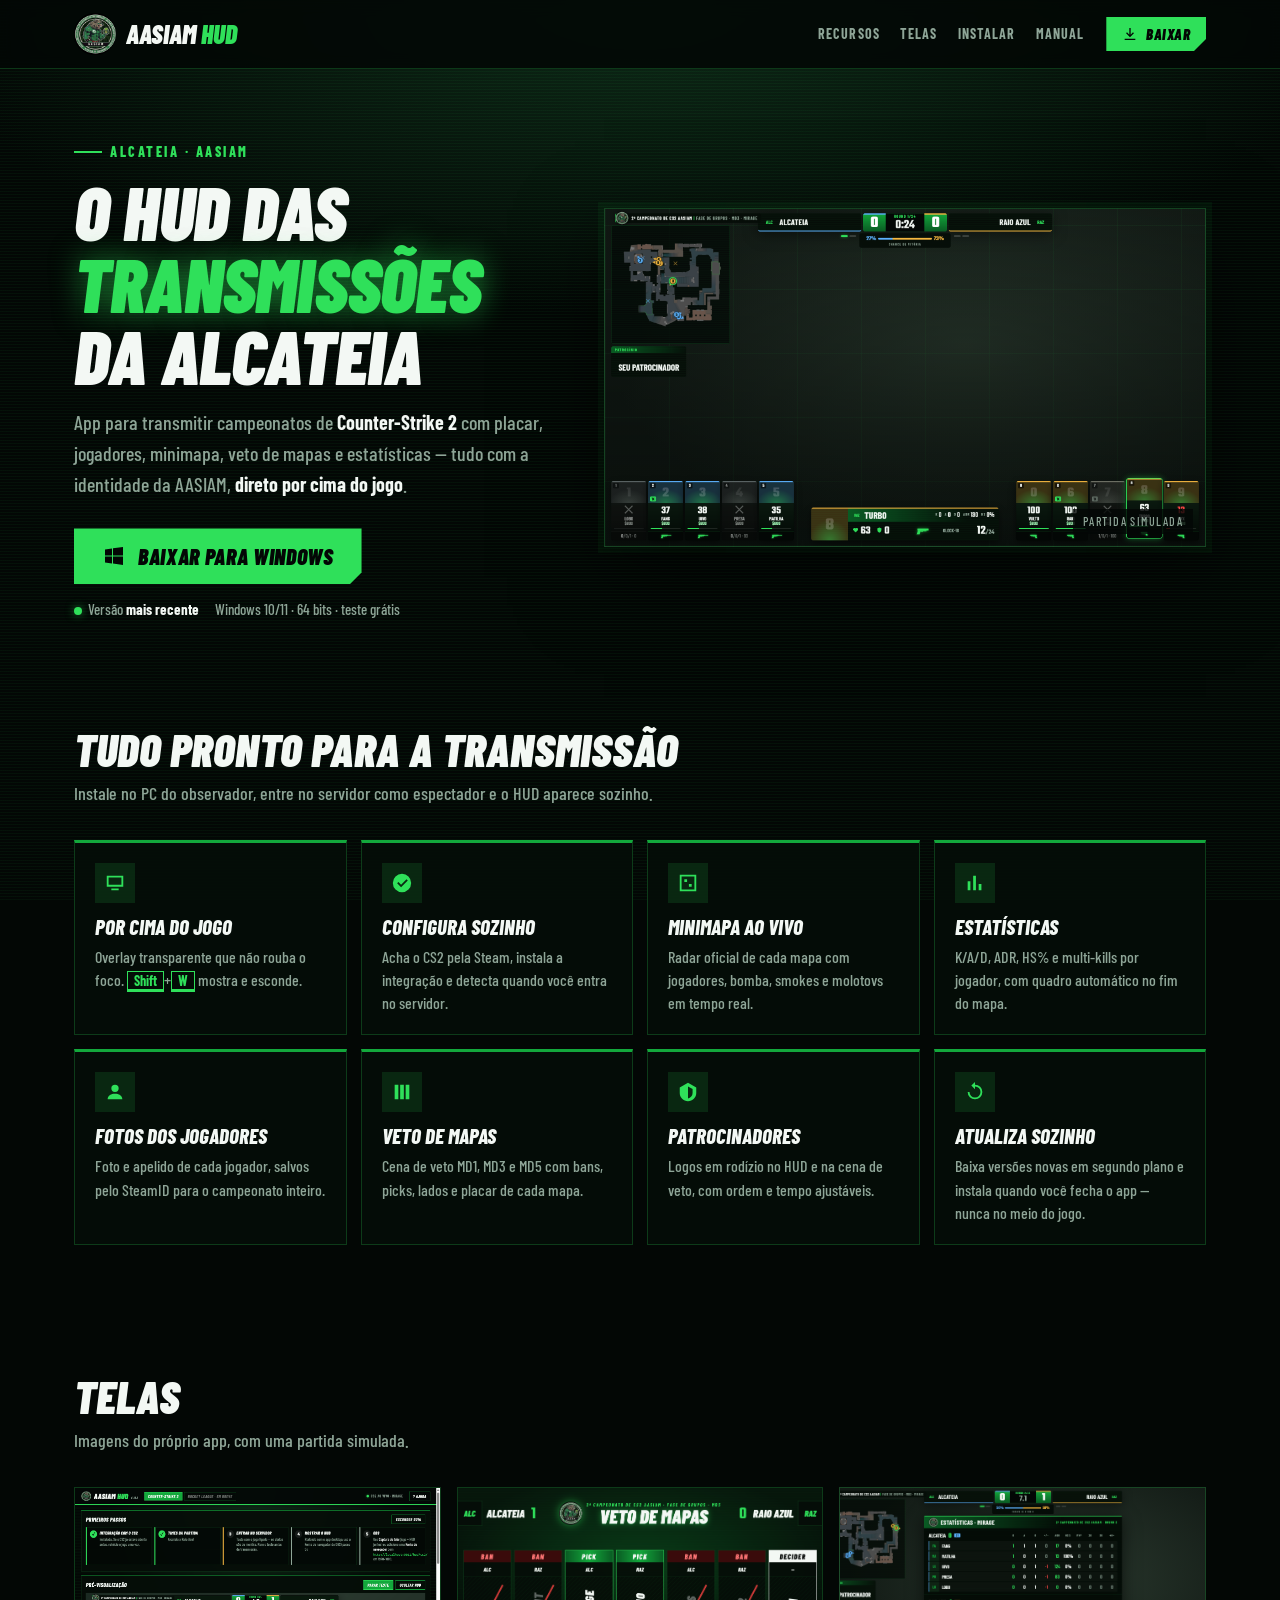
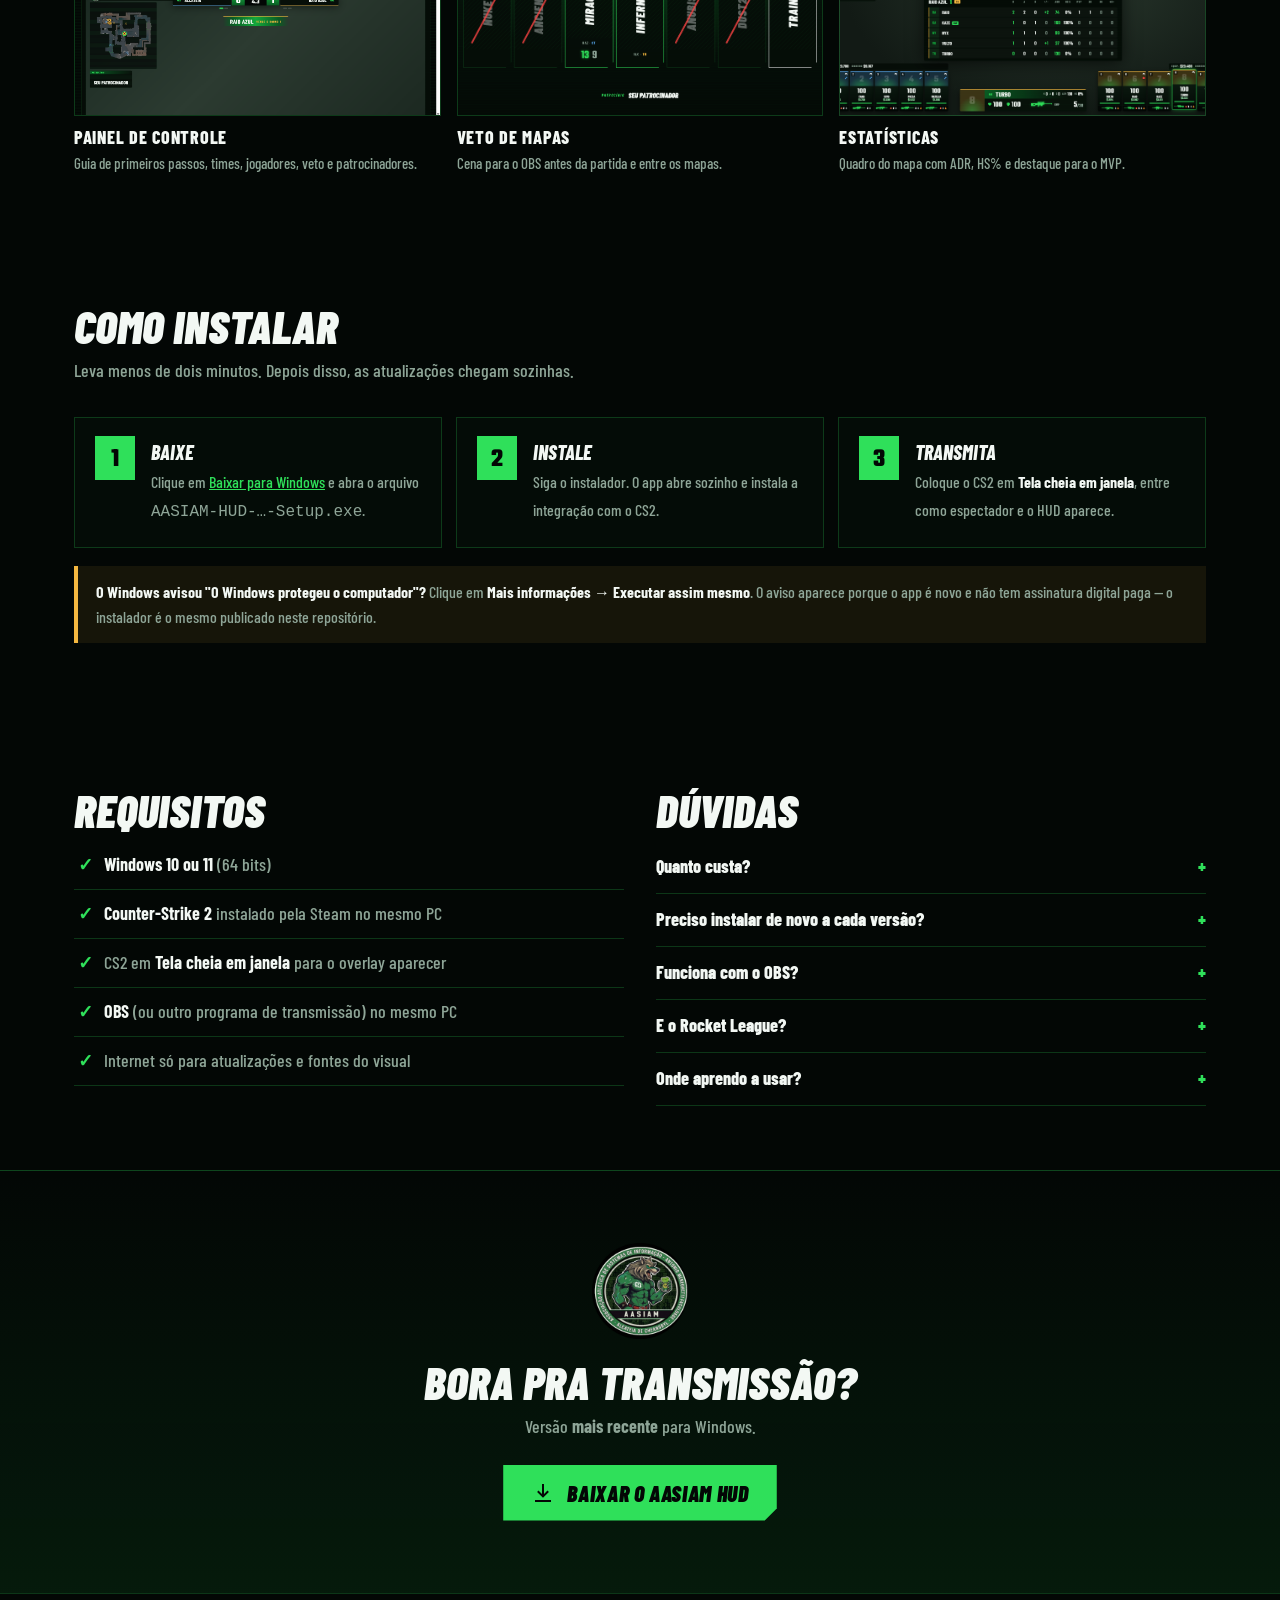
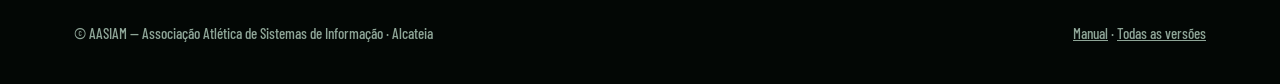
<file: docs/index.html>
<!doctype html>
<html lang="pt-BR">
<head>
  <meta charset="utf-8">
  <meta name="viewport" content="width=device-width, initial-scale=1">
  <title>AASIAM HUD — Download</title>
  <meta name="description" content="HUD de transmissão da AASIAM (Alcateia) para Counter-Strike 2: overlay por cima do jogo, minimapa ao vivo, veto de mapas, estatísticas e atualização automática.">
  <meta property="og:title" content="AASIAM HUD — o HUD das transmissões da Alcateia">
  <meta property="og:description" content="Baixe o app de HUD para transmissões de CS2 da AASIAM.">
  <meta property="og:image" content="img/hud-cs2.png">
  <link rel="icon" href="img/logo-aasiam.png">
  <link rel="stylesheet" href="theme.css">
  <style>
    * { box-sizing: border-box; }
    html { scroll-behavior: smooth; }
    body {
      margin: 0; color: var(--text); font: 500 18px/1.55 var(--font-display); overflow-x: hidden;
      background: radial-gradient(ellipse 80% 50% at 50% 0%, #0d2a17 0%, var(--ink) 70%) fixed, var(--ink);
    }
    body::before { content: ''; position: fixed; inset: 0; background: var(--scan); pointer-events: none; z-index: 0; }
    a { color: var(--neon); }
    .wrap { position: relative; z-index: 1; max-width: 1180px; margin: 0 auto; padding: 0 24px; }

    /* topo */
    .top { position: sticky; top: 0; z-index: 10; background: rgba(3,7,5,.88); backdrop-filter: blur(8px); border-bottom: 1px solid var(--line); }
    .top .wrap { display: flex; align-items: center; gap: 22px; height: 68px; }
    .brand { display: flex; align-items: center; gap: 10px; text-decoration: none; color: var(--text); }
    .brand img { width: 42px; height: 42px; }
    .brand b { font: italic 900 26px/1 var(--font-display); }
    .brand b span { color: var(--neon); }
    .top nav { display: flex; gap: 20px; margin-left: auto; }
    .top nav a { color: var(--muted); text-decoration: none; font-weight: 700; text-transform: uppercase; letter-spacing: .08em; font-size: 14px; }
    .top nav a:hover { color: var(--text); }
    @media (max-width: 760px) { .top nav { display: none; } .top .wrap { justify-content: space-between; } }

    /* botões */
    .btn {
      display: inline-flex; align-items: center; gap: 12px; padding: 16px 28px; text-decoration: none; color: var(--ink);
      background: var(--neon); font: italic 900 22px/1 var(--font-display); text-transform: uppercase; letter-spacing: .03em;
      box-shadow: 0 0 0 0 var(--neon-glow); transition: box-shadow .2s, transform .2s;
      clip-path: polygon(0 0, 100% 0, 100% calc(100% - 12px), calc(100% - 12px) 100%, 0 100%);
    }
    .btn:hover { box-shadow: 0 0 30px var(--neon-glow); transform: translateY(-1px); }
    .btn svg { width: 24px; height: 24px; fill: currentColor; }
    .btn.small { padding: 9px 16px; font-size: 15px; gap: 8px; }
    .btn.small svg { width: 16px; height: 16px; }
    .btn.ghost { background: transparent; color: var(--text); border: 1px solid var(--green); clip-path: none; }

    /* destaque */
    .hero { padding: 64px 0 40px; }
    .hero .wrap { display: grid; grid-template-columns: 1fr 1.25fr; gap: 48px; align-items: center; }
    @media (max-width: 960px) { .hero .wrap { grid-template-columns: 1fr; } }
    .kicker { display: inline-flex; align-items: center; gap: 8px; color: var(--neon); font-weight: 800; letter-spacing: .18em; text-transform: uppercase; font-size: 14px; }
    .kicker::before { content: ''; width: 28px; height: 2px; background: var(--neon); }
    h1 { margin: 12px 0 16px; font: italic 900 clamp(44px, 6vw, 76px)/0.95 var(--font-display); text-transform: uppercase; letter-spacing: -.01em; }
    h1 em { font-style: inherit; color: var(--neon); text-shadow: 0 0 30px var(--neon-glow); }
    .lead { color: var(--muted); font-size: 20px; max-width: 520px; margin: 0 0 28px; }
    .lead b { color: var(--text); }
    .meta { margin-top: 14px; color: var(--muted); font-size: 15px; display: flex; flex-wrap: wrap; gap: 6px 16px; }
    .meta b { color: var(--text); font-weight: 700; }
    .meta .dot { width: 8px; height: 8px; border-radius: 50%; background: var(--neon); display: inline-block; margin-right: 6px; box-shadow: 0 0 8px var(--neon-glow); }

    /* "monitor" com o HUD por cima de um fundo */
    .screen { position: relative; aspect-ratio: 16 / 9; border: 1px solid var(--line); box-shadow: 0 30px 80px rgba(0,0,0,.6), 0 0 0 6px rgba(47,224,90,.06);
      background:
        linear-gradient(180deg, rgba(3,7,5,.15), rgba(3,7,5,.55)),
        repeating-linear-gradient(90deg, rgba(47,224,90,.06) 0 1px, transparent 1px 64px),
        repeating-linear-gradient(0deg, rgba(47,224,90,.06) 0 1px, transparent 1px 64px),
        radial-gradient(ellipse at 60% 40%, #2b3a2f, #121a15 70%);
      overflow: hidden; }
    .screen img { position: absolute; inset: 0; width: 100%; height: 100%; }
    .screen .tag { position: absolute; right: 12px; bottom: 12px; padding: 3px 10px; font-size: 12px; letter-spacing: .12em; text-transform: uppercase; color: var(--muted); background: rgba(3,7,5,.8); }

    /* seções */
    section { padding: 64px 0; }
    h2 { margin: 0 0 8px; font: italic 900 clamp(32px, 4vw, 46px)/1 var(--font-display); text-transform: uppercase; }
    .sub { color: var(--muted); margin: 0 0 32px; max-width: 640px; }

    .features { display: grid; grid-template-columns: repeat(4, minmax(0, 1fr)); gap: 14px; }
    @media (max-width: 1000px) { .features { grid-template-columns: repeat(2, minmax(0, 1fr)); } }
    @media (max-width: 560px) { .features { grid-template-columns: 1fr; } }
    .card { padding: 20px; background: var(--panel); border: 1px solid var(--line); border-top: 3px solid var(--green); }
    .card .ico { width: 40px; height: 40px; display: grid; place-items: center; background: rgba(47,224,90,.12); color: var(--neon); margin-bottom: 12px; }
    .card .ico svg { width: 22px; height: 22px; fill: currentColor; }
    .card h3 { margin: 0 0 6px; font: italic 800 21px/1.15 var(--font-display); text-transform: uppercase; }
    .card p { margin: 0; color: var(--muted); font-size: 16px; line-height: 1.45; }
    .card kbd { border: 1px solid var(--neon); border-bottom-width: 3px; padding: 0 6px; font: 700 14px var(--font-display); color: var(--neon); }

    .gallery { display: grid; grid-template-columns: repeat(3, minmax(0, 1fr)); gap: 16px; }
    @media (max-width: 900px) { .gallery { grid-template-columns: 1fr; } }
    .gallery figure { margin: 0; }
    .gallery .shot { aspect-ratio: 16 / 10; overflow: hidden; border: 1px solid var(--line); background: var(--panel); }
    .gallery .shot.dark { background: radial-gradient(ellipse at 60% 40%, #2b3a2f, #121a15 70%); }
    .gallery img { width: 100%; height: 100%; object-fit: cover; object-position: top; display: block; transition: transform .4s; }
    .gallery a:hover img { transform: scale(1.03); }
    .gallery figcaption { margin-top: 8px; font-weight: 800; text-transform: uppercase; letter-spacing: .04em; }
    .gallery figcaption span { display: block; font-weight: 500; text-transform: none; letter-spacing: 0; color: var(--muted); font-size: 15px; }

    .steps { display: grid; grid-template-columns: repeat(3, minmax(0, 1fr)); gap: 14px; counter-reset: s; padding: 0; margin: 0; list-style: none; }
    @media (max-width: 900px) { .steps { grid-template-columns: 1fr; } }
    .steps li { position: relative; padding: 22px 22px 22px 76px; background: var(--panel); border: 1px solid var(--line); counter-increment: s; }
    .steps li::before { content: counter(s); position: absolute; left: 20px; top: 18px; width: 40px; height: 40px; display: grid; place-items: center;
      background: var(--neon); color: var(--ink); font: 700 26px/1 var(--font-num); padding-top: 4px; }
    .steps li > b { display: block; font: italic 800 20px var(--font-display); text-transform: uppercase; margin-bottom: 4px; }
    .steps span { color: var(--muted); font-size: 16px; }
    .steps span b { color: var(--text); }
    .note { margin-top: 18px; padding: 14px 18px; border-left: 4px solid var(--t); background: rgba(244,183,64,.08); color: var(--muted); font-size: 16px; }
    .note b { color: var(--text); }

    .two { display: grid; grid-template-columns: 1fr 1fr; gap: 32px; }
    @media (max-width: 900px) { .two { grid-template-columns: 1fr; } }
    .req { list-style: none; padding: 0; margin: 0; }
    .req li { padding: 10px 0 10px 30px; border-bottom: 1px solid var(--line); position: relative; color: var(--muted); }
    .req li::before { content: '✓'; position: absolute; left: 4px; color: var(--neon); font-weight: 900; }
    .req b { color: var(--text); }
    details { border-bottom: 1px solid var(--line); padding: 12px 0; }
    summary { cursor: pointer; font-weight: 800; list-style: none; display: flex; justify-content: space-between; gap: 12px; }
    summary::after { content: '+'; color: var(--neon); font-weight: 900; }
    details[open] summary::after { content: '−'; }
    details p { color: var(--muted); margin: 8px 0 0; font-size: 16px; }

    .cta { text-align: center; padding: 72px 0; border-top: 1px solid var(--line); background: linear-gradient(180deg, transparent, rgba(19,168,60,.12)); }
    .cta img { width: 96px; height: 96px; margin-bottom: 12px; }
    footer { padding: 28px 0 40px; color: var(--muted); font-size: 15px; border-top: 1px solid var(--line); }
    footer .wrap { display: flex; flex-wrap: wrap; gap: 10px 24px; justify-content: space-between; }
    footer a { color: var(--muted); }
  </style>
</head>
<body>
  <header class="top">
    <div class="wrap">
      <a class="brand" href="#"><img src="img/logo-aasiam.png" alt=""><b>AASIAM <span>HUD</span></b></a>
      <nav>
        <a href="#recursos">Recursos</a>
        <a href="#telas">Telas</a>
        <a href="#instalar">Instalar</a>
        <a href="manual.html">Manual</a>
      </nav>
      <a class="btn small" href="https://github.com/Riyck/Overlay-CS2-da-AASIAM/releases/latest" data-download>
        <svg viewBox="0 0 24 24" aria-hidden="true"><path d="M11 3h2v10l3.5-3.5 1.4 1.4L12 16.8l-5.9-5.9 1.4-1.4L11 13zM4 19h16v2H4z"/></svg>Baixar
      </a>
    </div>
  </header>

  <main>
    <div class="hero">
      <div class="wrap">
        <div>
          <span class="kicker">Alcateia · AASIAM</span>
          <h1>O HUD das <em>transmissões</em> da Alcateia</h1>
          <p class="lead">App para transmitir campeonatos de <b>Counter-Strike 2</b> com placar, jogadores, minimapa, veto de mapas e estatísticas — tudo com a identidade da AASIAM, <b>direto por cima do jogo</b>.</p>
          <a class="btn" href="https://github.com/Riyck/Overlay-CS2-da-AASIAM/releases/latest" data-download>
            <svg viewBox="0 0 24 24" aria-hidden="true"><path d="M3 5.5 10 4.5v7H3zm8-1.2L21 3v8.5H11zM3 12.5h7v7L3 18.5zm8 0h10V21l-10-1.4z"/></svg>
            Baixar para Windows
          </a>
          <div class="meta">
            <span><i class="dot"></i>Versão <b data-version>mais recente</b></span>
            <span data-size-wrap hidden><b data-size></b></span>
            <span data-date-wrap hidden>publicada em <b data-date></b></span>
            <span>Windows 10/11 · 64 bits · teste grátis</span>
          </div>
        </div>
        <div class="screen">
          <img src="img/hud-cs2.png" alt="HUD da AASIAM sobre a tela do jogo: placar no topo, minimapa, cards dos jogadores e jogador observado">
          <span class="tag">Partida simulada</span>
        </div>
      </div>
    </div>

    <section id="recursos">
      <div class="wrap">
        <h2>Tudo pronto para a transmissão</h2>
        <p class="sub">Instale no PC do observador, entre no servidor como espectador e o HUD aparece sozinho.</p>
        <div class="features">
          <article class="card">
            <div class="ico"><svg viewBox="0 0 24 24"><path d="M3 4h18v12H3zm2 2v8h14V6zM8 18h8v2H8z"/></svg></div>
            <h3>Por cima do jogo</h3>
            <p>Overlay transparente que não rouba o foco. <kbd>Shift</kbd>+<kbd>W</kbd> mostra e esconde.</p>
          </article>
          <article class="card">
            <div class="ico"><svg viewBox="0 0 24 24"><path d="M12 2a10 10 0 1 0 0 20 10 10 0 0 0 0-20zm-1 14.6-4.3-4.3 1.4-1.4 2.9 2.9 5.9-5.9 1.4 1.4z"/></svg></div>
            <h3>Configura sozinho</h3>
            <p>Acha o CS2 pela Steam, instala a integração e detecta quando você entra no servidor.</p>
          </article>
          <article class="card">
            <div class="ico"><svg viewBox="0 0 24 24"><path d="M3 3h18v18H3zm2 2v14h14V5zm3 3h3v3H8zm5 5h3v3h-3z"/></svg></div>
            <h3>Minimapa ao vivo</h3>
            <p>Radar oficial de cada mapa com jogadores, bomba, smokes e molotovs em tempo real.</p>
          </article>
          <article class="card">
            <div class="ico"><svg viewBox="0 0 24 24"><path d="M4 20V10h3v10zm6 0V4h3v16zm6 0v-7h3v7z"/></svg></div>
            <h3>Estatísticas</h3>
            <p>K/A/D, ADR, HS% e multi-kills por jogador, com quadro automático no fim do mapa.</p>
          </article>
          <article class="card">
            <div class="ico"><svg viewBox="0 0 24 24"><path d="M12 12a4 4 0 1 0 0-8 4 4 0 0 0 0 8zm-8 8c0-4 4-6 8-6s8 2 8 6z"/></svg></div>
            <h3>Fotos dos jogadores</h3>
            <p>Foto e apelido de cada jogador, salvos pelo SteamID para o campeonato inteiro.</p>
          </article>
          <article class="card">
            <div class="ico"><svg viewBox="0 0 24 24"><path d="M4 4h4v16H4zm6 0h4v16h-4zm6 0h4v16h-4z"/></svg></div>
            <h3>Veto de mapas</h3>
            <p>Cena de veto MD1, MD3 e MD5 com bans, picks, lados e placar de cada mapa.</p>
          </article>
          <article class="card">
            <div class="ico"><svg viewBox="0 0 24 24"><path d="M12 2 3 7v6c0 5 4 8.5 9 9 5-.5 9-4 9-9V7zm0 4 5 2.8V13c0 3-2.2 5.4-5 6z"/></svg></div>
            <h3>Patrocinadores</h3>
            <p>Logos em rodízio no HUD e na cena de veto, com ordem e tempo ajustáveis.</p>
          </article>
          <article class="card">
            <div class="ico"><svg viewBox="0 0 24 24"><path d="M12 4V1L8 5l4 4V6a6 6 0 1 1-6 6H4a8 8 0 1 0 8-8z"/></svg></div>
            <h3>Atualiza sozinho</h3>
            <p>Baixa versões novas em segundo plano e instala quando você fecha o app — nunca no meio do jogo.</p>
          </article>
        </div>
      </div>
    </section>

    <section id="telas">
      <div class="wrap">
        <h2>Telas</h2>
        <p class="sub">Imagens do próprio app, com uma partida simulada.</p>
        <div class="gallery">
          <figure>
            <a href="img/painel.png" target="_blank" rel="noopener"><div class="shot"><img src="img/painel.png" alt="Painel de controle com guia de primeiros passos" loading="lazy"></div></a>
            <figcaption>Painel de controle<span>Guia de primeiros passos, times, jogadores, veto e patrocinadores.</span></figcaption>
          </figure>
          <figure>
            <a href="img/veto.png" target="_blank" rel="noopener"><div class="shot"><img src="img/veto.png" alt="Cena de veto de mapas" loading="lazy"></div></a>
            <figcaption>Veto de mapas<span>Cena para o OBS antes da partida e entre os mapas.</span></figcaption>
          </figure>
          <figure>
            <a href="img/estatisticas.png" target="_blank" rel="noopener"><div class="shot dark"><img src="img/estatisticas.png" alt="Quadro de estatísticas do mapa" loading="lazy"></div></a>
            <figcaption>Estatísticas<span>Quadro do mapa com ADR, HS% e destaque para o MVP.</span></figcaption>
          </figure>
        </div>
      </div>
    </section>

    <section id="instalar">
      <div class="wrap">
        <h2>Como instalar</h2>
        <p class="sub">Leva menos de dois minutos. Depois disso, as atualizações chegam sozinhas.</p>
        <ol class="steps">
          <li><b>Baixe</b><span>Clique em <a href="https://github.com/Riyck/Overlay-CS2-da-AASIAM/releases/latest" data-download>Baixar para Windows</a> e abra o arquivo <code>AASIAM-HUD-…-Setup.exe</code>.</span></li>
          <li><b>Instale</b><span>Siga o instalador. O app abre sozinho e instala a integração com o CS2.</span></li>
          <li><b>Transmita</b><span>Coloque o CS2 em <b>Tela cheia em janela</b>, entre como espectador e o HUD aparece.</span></li>
        </ol>
        <p class="note"><b>O Windows avisou "O Windows protegeu o computador"?</b> Clique em <b>Mais informações → Executar assim mesmo</b>. O aviso aparece porque o app é novo e não tem assinatura digital paga — o instalador é o mesmo publicado neste repositório.</p>
      </div>
    </section>

    <section>
      <div class="wrap two">
        <div>
          <h2>Requisitos</h2>
          <ul class="req">
            <li><b>Windows 10 ou 11</b> (64 bits)</li>
            <li><b>Counter-Strike 2</b> instalado pela Steam no mesmo PC</li>
            <li>CS2 em <b>Tela cheia em janela</b> para o overlay aparecer</li>
            <li><b>OBS</b> (ou outro programa de transmissão) no mesmo PC</li>
            <li>Internet só para atualizações e fontes do visual</li>
          </ul>
        </div>
        <div>
          <h2>Dúvidas</h2>
          <details>
            <summary>Quanto custa?</summary>
            <p>Você testa grátis com tudo liberado e depois escolhe um plano mensal, semestral ou anual — pagamento por Pix (QR Code), cartão ou boleto, direto no app. Organizadores parceiros da AASIAM recebem licença vitalícia.</p>
          </details>
          <details>
            <summary>Preciso instalar de novo a cada versão?</summary>
            <p>Não. O app avisa quando há versão nova, baixa sozinho e instala quando você fecha o programa.</p>
          </details>
          <details>
            <summary>Funciona com o OBS?</summary>
            <p>Sim: use Captura de tela (jogo + HUD juntos) ou uma Fonte de navegador com <code>http://localhost:3000/hud/cs2/</code> em 1920×1080.</p>
          </details>
          <details>
            <summary>E o Rocket League?</summary>
            <p>Está nos planos — o app já foi feito para receber outros jogos.</p>
          </details>
          <details>
            <summary>Onde aprendo a usar?</summary>
            <p>No <a href="manual.html">manual do operador</a>, que também abre pelo botão "? Ajuda" dentro do app.</p>
          </details>
        </div>
      </div>
    </section>

    <div class="cta">
      <div class="wrap">
        <img src="img/logo-aasiam.png" alt="">
        <h2>Bora pra transmissão?</h2>
        <p class="sub" style="margin:8px auto 24px">Versão <b data-version>mais recente</b> para Windows.</p>
        <a class="btn" href="https://github.com/Riyck/Overlay-CS2-da-AASIAM/releases/latest" data-download>
          <svg viewBox="0 0 24 24" aria-hidden="true"><path d="M11 3h2v10l3.5-3.5 1.4 1.4L12 16.8l-5.9-5.9 1.4-1.4L11 13zM4 19h16v2H4z"/></svg>
          Baixar o AASIAM HUD
        </a>
      </div>
    </div>
  </main>

  <footer>
    <div class="wrap">
      <span>© AASIAM — Associação Atlética de Sistemas de Informação · Alcateia</span>
      <span><a href="manual.html">Manual</a> · <a href="https://github.com/Riyck/Overlay-CS2-da-AASIAM/releases">Todas as versões</a></span>
    </div>
  </footer>

  <script>
    // Liga os botões ao instalador da última versão publicada (se a API falhar, ficam na página de releases)
    (async () => {
      try {
        const res = await fetch('https://api.github.com/repos/Riyck/Overlay-CS2-da-AASIAM/releases/latest');
        if (!res.ok) return;
        const rel = await res.json();
        const exe = rel.assets.find((a) => /Setup\.exe$/i.test(a.name));
        if (exe) document.querySelectorAll('[data-download]').forEach((a) => (a.href = exe.browser_download_url));
        document.querySelectorAll('[data-version]').forEach((el) => (el.textContent = rel.tag_name.replace(/^v/, '')));
        if (exe) {
          document.querySelector('[data-size]').textContent = (exe.size / 1048576).toFixed(0) + ' MB';
          document.querySelector('[data-size-wrap]').hidden = false;
        }
        if (rel.published_at) {
          document.querySelector('[data-date]').textContent = new Date(rel.published_at).toLocaleDateString('pt-BR');
          document.querySelector('[data-date-wrap]').hidden = false;
        }
      } catch {
        /* sem internet ou limite da API: os links continuam levando à página de releases */
      }
    })();
  </script>
</body>
</html>
</file>
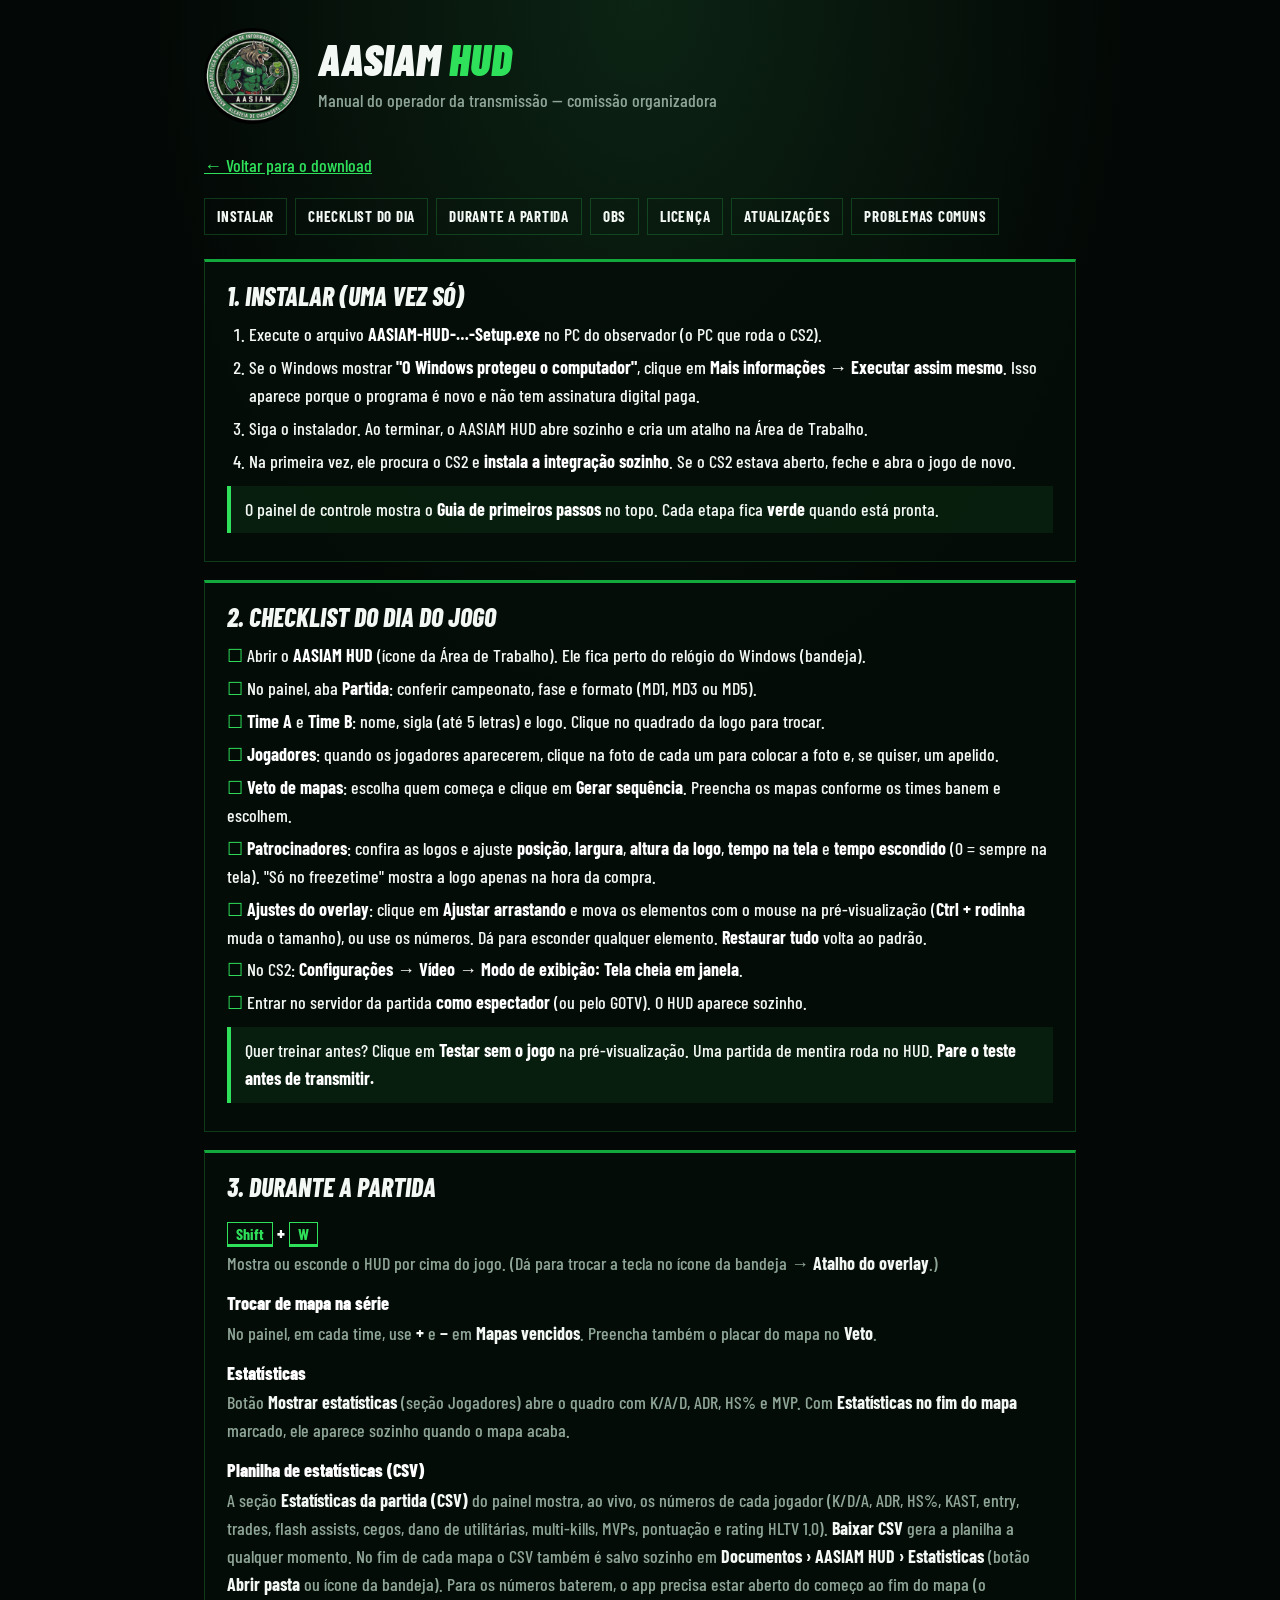
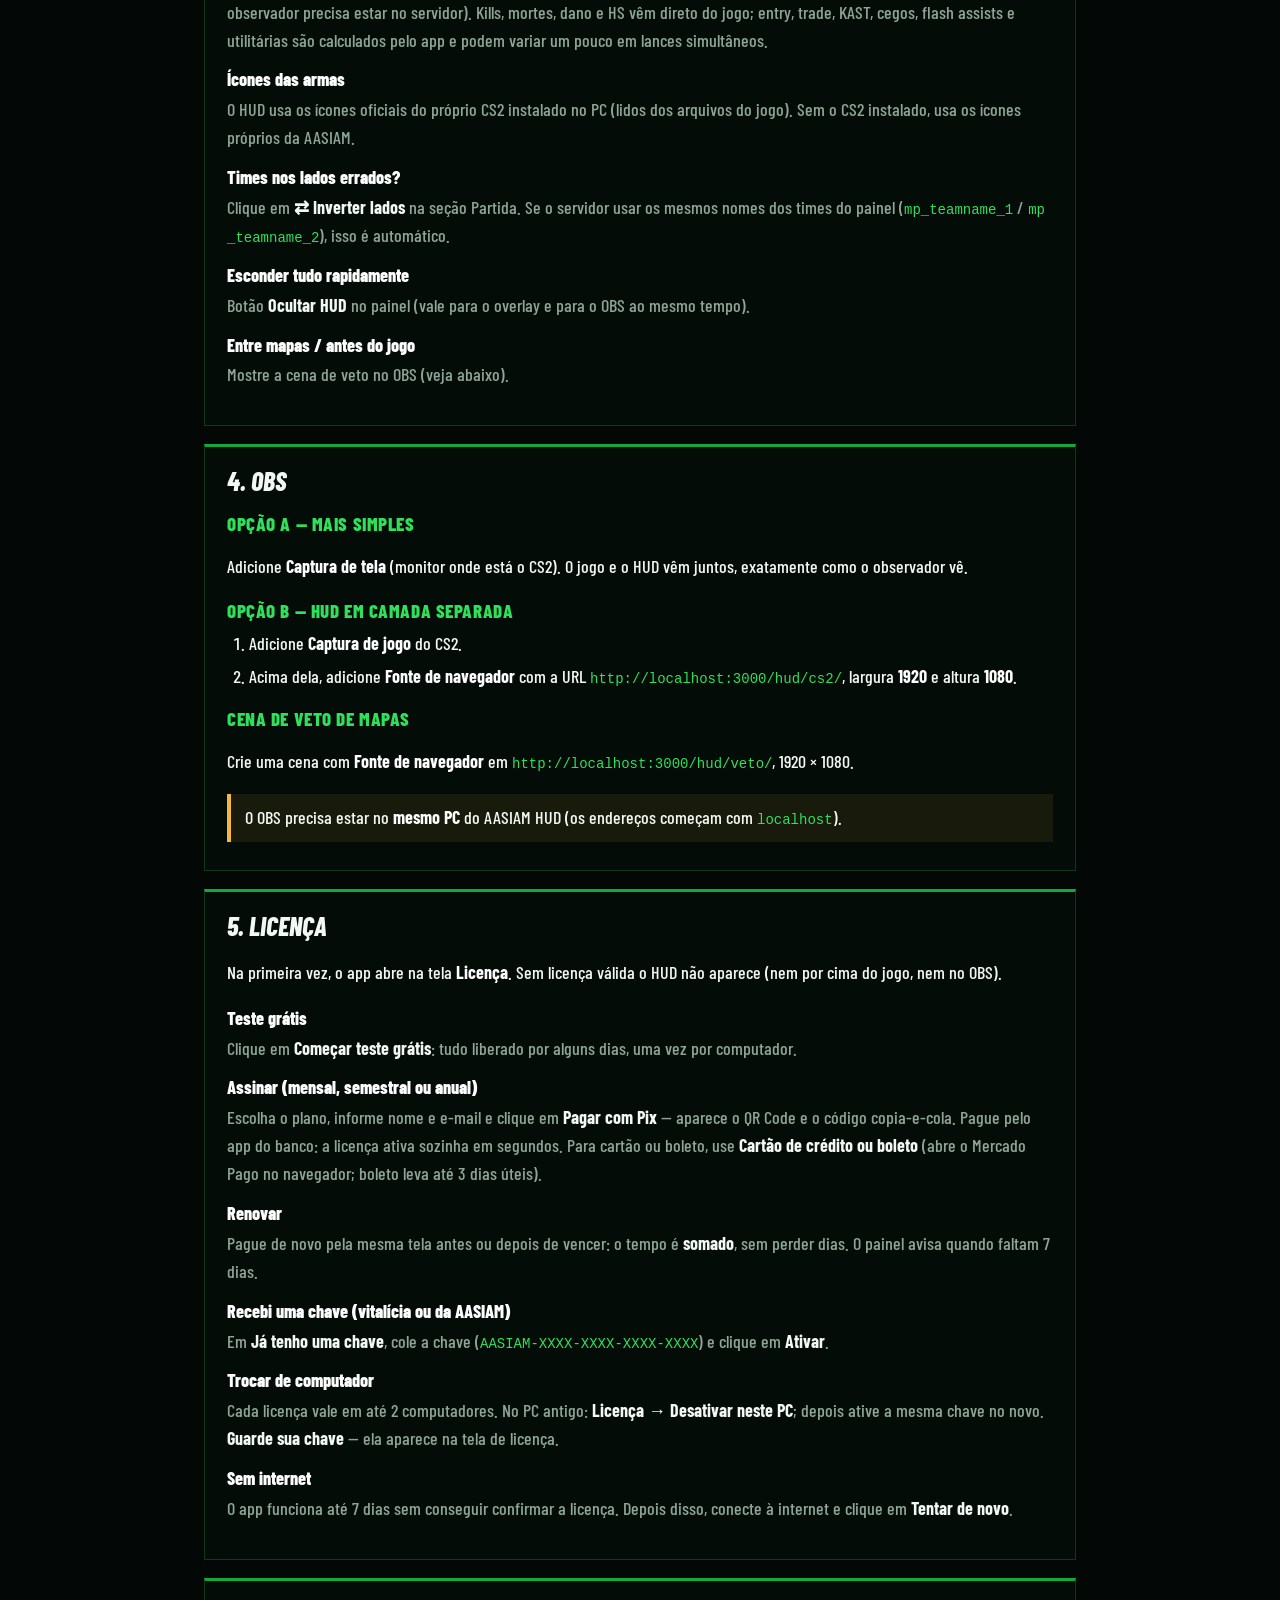
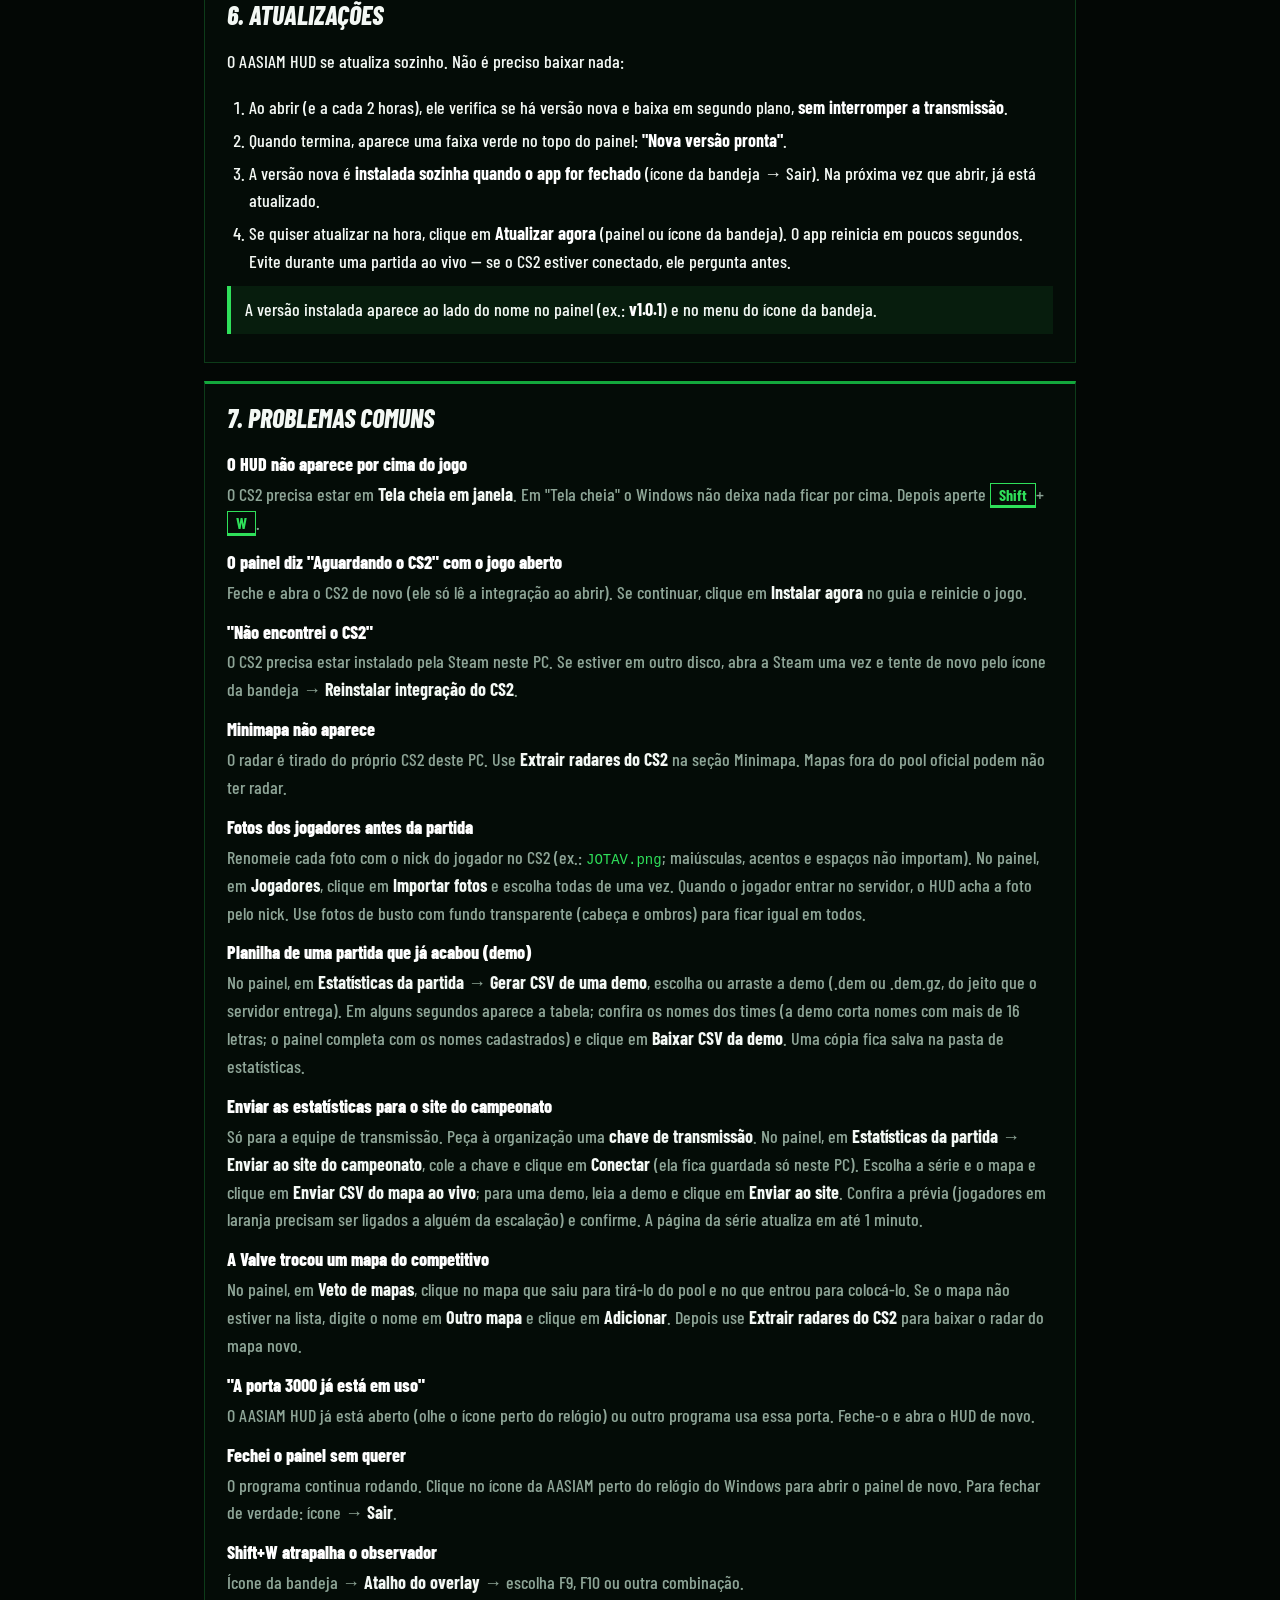
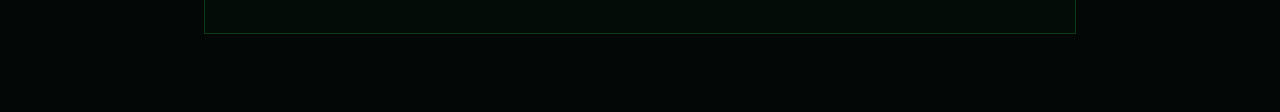
<file: docs/manual.html>
<!doctype html>
<html lang="pt-BR">
<head>
  <meta charset="utf-8">
  <meta name="viewport" content="width=device-width, initial-scale=1">
  <title>AASIAM HUD — Manual do operador</title>
  <link rel="icon" href="img/logo-aasiam.png">
  <link rel="stylesheet" href="theme.css">
  <style>
    * { box-sizing: border-box; }
    body { margin: 0; color: var(--text); font: 500 18px/1.55 var(--font-display);
      background: radial-gradient(ellipse at top, #0c2414 0%, var(--ink) 55%) fixed, var(--ink); }
    header { display: flex; align-items: center; gap: 18px; padding: 28px 24px; max-width: 920px; margin: 0 auto; }
    header img { width: 96px; height: 96px; }
    header h1 { margin: 0; font: italic 900 44px/1 var(--font-display); text-transform: uppercase; }
    header h1 span { color: var(--neon); }
    header p { margin: 6px 0 0; color: var(--muted); }
    main { max-width: 920px; margin: 0 auto; padding: 0 24px 60px; }
    nav { display: flex; flex-wrap: wrap; gap: 8px; margin-bottom: 24px; }
    nav a { padding: 6px 12px; border: 1px solid var(--line); color: var(--text); text-decoration: none; font-weight: 700; font-size: 15px; text-transform: uppercase; letter-spacing: .05em; }
    nav a:hover { border-color: var(--neon); }
    section { background: var(--panel); border: 1px solid var(--line); border-top: 3px solid var(--green); padding: 18px 22px; margin-bottom: 18px; }
    h2 { margin: 0 0 10px; font: italic 800 26px var(--font-display); text-transform: uppercase; }
    h3 { margin: 16px 0 6px; font: 800 19px var(--font-display); color: var(--neon); text-transform: uppercase; letter-spacing: .03em; }
    ol, ul { padding-left: 22px; margin: 8px 0; }
    li { margin: 5px 0; }
    b, strong { color: #fff; }
    kbd { display: inline-block; padding: 1px 8px; border: 1px solid var(--neon); border-bottom-width: 3px; font: 700 16px var(--font-display); color: var(--neon); }
    code { color: var(--neon); font: 14px ui-monospace, Consolas, monospace; word-break: break-all; }
    .tip { border-left: 4px solid var(--neon); background: rgba(47,224,90,.08); padding: 10px 14px; margin: 10px 0; }
    .warn { border-left: 4px solid var(--t); background: rgba(244,183,64,.08); padding: 10px 14px; margin: 10px 0; }
    .check li { list-style: none; margin-left: -22px; }
    .check li::before { content: '☐ '; color: var(--neon); }
    dt { font-weight: 800; color: #fff; margin-top: 12px; }
    dd { margin: 2px 0 0; color: var(--muted); }
    dd b { color: var(--text); }
    @media (max-width: 600px) { header h1 { font-size: 32px; } header img { width: 64px; height: 64px; } }
  </style>
</head>
<body>
  <header>
    <img src="img/logo-aasiam.png" alt="">
    <div>
      <h1>AASIAM <span>HUD</span></h1>
      <p>Manual do operador da transmissão — comissão organizadora</p>
    </div>
  </header>
  <main>
    <p style="margin:0 0 18px"><a href="./" style="color:var(--neon)">← Voltar para o download</a></p>
    <nav>
      <a href="#instalar">Instalar</a>
      <a href="#checklist">Checklist do dia</a>
      <a href="#partida">Durante a partida</a>
      <a href="#obs">OBS</a>
      <a href="#licenca">Licença</a>
      <a href="#atualizacoes">Atualizações</a>
      <a href="#problemas">Problemas comuns</a>
    </nav>

    <section id="instalar">
      <h2>1. Instalar (uma vez só)</h2>
      <ol>
        <li>Execute o arquivo <b>AASIAM-HUD-…-Setup.exe</b> no PC do observador (o PC que roda o CS2).</li>
        <li>Se o Windows mostrar <b>"O Windows protegeu o computador"</b>, clique em <b>Mais informações → Executar assim mesmo</b>. Isso aparece porque o programa é novo e não tem assinatura digital paga.</li>
        <li>Siga o instalador. Ao terminar, o AASIAM HUD abre sozinho e cria um atalho na Área de Trabalho.</li>
        <li>Na primeira vez, ele procura o CS2 e <b>instala a integração sozinho</b>. Se o CS2 estava aberto, feche e abra o jogo de novo.</li>
      </ol>
      <div class="tip">O painel de controle mostra o <b>Guia de primeiros passos</b> no topo. Cada etapa fica <b>verde</b> quando está pronta.</div>
    </section>

    <section id="checklist">
      <h2>2. Checklist do dia do jogo</h2>
      <ul class="check">
        <li>Abrir o <b>AASIAM HUD</b> (ícone da Área de Trabalho). Ele fica perto do relógio do Windows (bandeja).</li>
        <li>No painel, aba <b>Partida</b>: conferir campeonato, fase e formato (MD1, MD3 ou MD5).</li>
        <li><b>Time A</b> e <b>Time B</b>: nome, sigla (até 5 letras) e logo. Clique no quadrado da logo para trocar.</li>
        <li><b>Jogadores</b>: quando os jogadores aparecerem, clique na foto de cada um para colocar a foto e, se quiser, um apelido.</li>
        <li><b>Veto de mapas</b>: escolha quem começa e clique em <b>Gerar sequência</b>. Preencha os mapas conforme os times banem e escolhem.</li>
        <li><b>Patrocinadores</b>: confira as logos e ajuste <b>posição</b>, <b>largura</b>, <b>altura da logo</b>, <b>tempo na tela</b> e <b>tempo escondido</b> (0 = sempre na tela). "Só no freezetime" mostra a logo apenas na hora da compra.</li>
        <li><b>Ajustes do overlay</b>: clique em <b>Ajustar arrastando</b> e mova os elementos com o mouse na pré-visualização (<b>Ctrl + rodinha</b> muda o tamanho), ou use os números. Dá para esconder qualquer elemento. <b>Restaurar tudo</b> volta ao padrão.</li>
        <li>No CS2: <b>Configurações → Vídeo → Modo de exibição: Tela cheia em janela</b>.</li>
        <li>Entrar no servidor da partida <b>como espectador</b> (ou pelo GOTV). O HUD aparece sozinho.</li>
      </ul>
      <div class="tip">Quer treinar antes? Clique em <b>Testar sem o jogo</b> na pré-visualização. Uma partida de mentira roda no HUD. <b>Pare o teste antes de transmitir.</b></div>
    </section>

    <section id="partida">
      <h2>3. Durante a partida</h2>
      <dl>
        <dt><kbd>Shift</kbd> + <kbd>W</kbd></dt>
        <dd>Mostra ou esconde o HUD por cima do jogo. (Dá para trocar a tecla no ícone da bandeja → <b>Atalho do overlay</b>.)</dd>
        <dt>Trocar de mapa na série</dt>
        <dd>No painel, em cada time, use <b>+</b> e <b>−</b> em <b>Mapas vencidos</b>. Preencha também o placar do mapa no <b>Veto</b>.</dd>
        <dt>Estatísticas</dt>
        <dd>Botão <b>Mostrar estatísticas</b> (seção Jogadores) abre o quadro com K/A/D, ADR, HS% e MVP. Com <b>Estatísticas no fim do mapa</b> marcado, ele aparece sozinho quando o mapa acaba.</dd>
        <dt>Planilha de estatísticas (CSV)</dt>
        <dd>A seção <b>Estatísticas da partida (CSV)</b> do painel mostra, ao vivo, os números de cada jogador (K/D/A, ADR, HS%, KAST, entry, trades, flash assists, cegos, dano de utilitárias, multi-kills, MVPs, pontuação e rating HLTV 1.0). <b>Baixar CSV</b> gera a planilha a qualquer momento. No fim de cada mapa o CSV também é salvo sozinho em <b>Documentos › AASIAM HUD › Estatisticas</b> (botão <b>Abrir pasta</b> ou ícone da bandeja). Para os números baterem, o app precisa estar aberto do começo ao fim do mapa (o observador precisa estar no servidor). Kills, mortes, dano e HS vêm direto do jogo; entry, trade, KAST, cegos, flash assists e utilitárias são calculados pelo app e podem variar um pouco em lances simultâneos.</dd>
        <dt>Ícones das armas</dt>
        <dd>O HUD usa os ícones oficiais do próprio CS2 instalado no PC (lidos dos arquivos do jogo). Sem o CS2 instalado, usa os ícones próprios da AASIAM.</dd>
        <dt>Times nos lados errados?</dt>
        <dd>Clique em <b>⇄ Inverter lados</b> na seção Partida. Se o servidor usar os mesmos nomes dos times do painel (<code>mp_teamname_1</code> / <code>mp_teamname_2</code>), isso é automático.</dd>
        <dt>Esconder tudo rapidamente</dt>
        <dd>Botão <b>Ocultar HUD</b> no painel (vale para o overlay e para o OBS ao mesmo tempo).</dd>
        <dt>Entre mapas / antes do jogo</dt>
        <dd>Mostre a cena de veto no OBS (veja abaixo).</dd>
      </dl>
    </section>

    <section id="obs">
      <h2>4. OBS</h2>
      <h3>Opção A — mais simples</h3>
      <p>Adicione <b>Captura de tela</b> (monitor onde está o CS2). O jogo e o HUD vêm juntos, exatamente como o observador vê.</p>
      <h3>Opção B — HUD em camada separada</h3>
      <ol>
        <li>Adicione <b>Captura de jogo</b> do CS2.</li>
        <li>Acima dela, adicione <b>Fonte de navegador</b> com a URL <code id="u-hud"></code>, largura <b>1920</b> e altura <b>1080</b>.</li>
      </ol>
      <h3>Cena de veto de mapas</h3>
      <p>Crie uma cena com <b>Fonte de navegador</b> em <code id="u-veto"></code>, 1920 × 1080.</p>
      <div class="warn">O OBS precisa estar no <b>mesmo PC</b> do AASIAM HUD (os endereços começam com <code>localhost</code>).</div>
    </section>

    <section id="licenca">
      <h2>5. Licença</h2>
      <p>Na primeira vez, o app abre na tela <b>Licença</b>. Sem licença válida o HUD não aparece (nem por cima do jogo, nem no OBS).</p>
      <dl>
        <dt>Teste grátis</dt>
        <dd>Clique em <b>Começar teste grátis</b>: tudo liberado por alguns dias, uma vez por computador.</dd>
        <dt>Assinar (mensal, semestral ou anual)</dt>
        <dd>Escolha o plano, informe nome e e-mail e clique em <b>Pagar com Pix</b> — aparece o QR Code e o código copia-e-cola. Pague pelo app do banco: a licença ativa sozinha em segundos. Para cartão ou boleto, use <b>Cartão de crédito ou boleto</b> (abre o Mercado Pago no navegador; boleto leva até 3 dias úteis).</dd>
        <dt>Renovar</dt>
        <dd>Pague de novo pela mesma tela antes ou depois de vencer: o tempo é <b>somado</b>, sem perder dias. O painel avisa quando faltam 7 dias.</dd>
        <dt>Recebi uma chave (vitalícia ou da AASIAM)</dt>
        <dd>Em <b>Já tenho uma chave</b>, cole a chave (<code>AASIAM-XXXX-XXXX-XXXX-XXXX</code>) e clique em <b>Ativar</b>.</dd>
        <dt>Trocar de computador</dt>
        <dd>Cada licença vale em até 2 computadores. No PC antigo: <b>Licença → Desativar neste PC</b>; depois ative a mesma chave no novo. <b>Guarde sua chave</b> — ela aparece na tela de licença.</dd>
        <dt>Sem internet</dt>
        <dd>O app funciona até 7 dias sem conseguir confirmar a licença. Depois disso, conecte à internet e clique em <b>Tentar de novo</b>.</dd>
      </dl>
    </section>

    <section id="atualizacoes">
      <h2>6. Atualizações</h2>
      <p>O AASIAM HUD se atualiza sozinho. Não é preciso baixar nada:</p>
      <ol>
        <li>Ao abrir (e a cada 2 horas), ele verifica se há versão nova e baixa em segundo plano, <b>sem interromper a transmissão</b>.</li>
        <li>Quando termina, aparece uma faixa verde no topo do painel: <b>"Nova versão pronta"</b>.</li>
        <li>A versão nova é <b>instalada sozinha quando o app for fechado</b> (ícone da bandeja → Sair). Na próxima vez que abrir, já está atualizado.</li>
        <li>Se quiser atualizar na hora, clique em <b>Atualizar agora</b> (painel ou ícone da bandeja). O app reinicia em poucos segundos. Evite durante uma partida ao vivo — se o CS2 estiver conectado, ele pergunta antes.</li>
      </ol>
      <div class="tip">A versão instalada aparece ao lado do nome no painel (ex.: <b>v1.0.1</b>) e no menu do ícone da bandeja.</div>
    </section>

    <section id="problemas">
      <h2>7. Problemas comuns</h2>
      <dl>
        <dt>O HUD não aparece por cima do jogo</dt>
        <dd>O CS2 precisa estar em <b>Tela cheia em janela</b>. Em "Tela cheia" o Windows não deixa nada ficar por cima. Depois aperte <kbd>Shift</kbd>+<kbd>W</kbd>.</dd>
        <dt>O painel diz "Aguardando o CS2" com o jogo aberto</dt>
        <dd>Feche e abra o CS2 de novo (ele só lê a integração ao abrir). Se continuar, clique em <b>Instalar agora</b> no guia e reinicie o jogo.</dd>
        <dt>"Não encontrei o CS2"</dt>
        <dd>O CS2 precisa estar instalado pela Steam neste PC. Se estiver em outro disco, abra a Steam uma vez e tente de novo pelo ícone da bandeja → <b>Reinstalar integração do CS2</b>.</dd>
        <dt>Minimapa não aparece</dt>
        <dd>O radar é tirado do próprio CS2 deste PC. Use <b>Extrair radares do CS2</b> na seção Minimapa. Mapas fora do pool oficial podem não ter radar.</dd>
        <dt>Fotos dos jogadores antes da partida</dt>
        <dd>Renomeie cada foto com o nick do jogador no CS2 (ex.: <code>JOTAV.png</code>; maiúsculas, acentos e espaços não importam). No painel, em <b>Jogadores</b>, clique em <b>Importar fotos</b> e escolha todas de uma vez. Quando o jogador entrar no servidor, o HUD acha a foto pelo nick. Use fotos de busto com fundo transparente (cabeça e ombros) para ficar igual em todos.</dd>
        <dt>Planilha de uma partida que já acabou (demo)</dt>
        <dd>No painel, em <b>Estatísticas da partida</b> → <b>Gerar CSV de uma demo</b>, escolha ou arraste a demo (.dem ou .dem.gz, do jeito que o servidor entrega). Em alguns segundos aparece a tabela; confira os nomes dos times (a demo corta nomes com mais de 16 letras; o painel completa com os nomes cadastrados) e clique em <b>Baixar CSV da demo</b>. Uma cópia fica salva na pasta de estatísticas.</dd>
        <dt>Enviar as estatísticas para o site do campeonato</dt>
        <dd>Só para a equipe de transmissão. Peça à organização uma <b>chave de transmissão</b>. No painel, em <b>Estatísticas da partida</b> → <b>Enviar ao site do campeonato</b>, cole a chave e clique em <b>Conectar</b> (ela fica guardada só neste PC). Escolha a série e o mapa e clique em <b>Enviar CSV do mapa ao vivo</b>; para uma demo, leia a demo e clique em <b>Enviar ao site</b>. Confira a prévia (jogadores em laranja precisam ser ligados a alguém da escalação) e confirme. A página da série atualiza em até 1 minuto.</dd>
        <dt>A Valve trocou um mapa do competitivo</dt>
        <dd>No painel, em <b>Veto de mapas</b>, clique no mapa que saiu para tirá-lo do pool e no que entrou para colocá-lo. Se o mapa não estiver na lista, digite o nome em <b>Outro mapa</b> e clique em <b>Adicionar</b>. Depois use <b>Extrair radares do CS2</b> para baixar o radar do mapa novo.</dd>
        <dt>"A porta 3000 já está em uso"</dt>
        <dd>O AASIAM HUD já está aberto (olhe o ícone perto do relógio) ou outro programa usa essa porta. Feche-o e abra o HUD de novo.</dd>
        <dt>Fechei o painel sem querer</dt>
        <dd>O programa continua rodando. Clique no ícone da AASIAM perto do relógio do Windows para abrir o painel de novo. Para fechar de verdade: ícone → <b>Sair</b>.</dd>
        <dt>Shift+W atrapalha o observador</dt>
        <dd>Ícone da bandeja → <b>Atalho do overlay</b> → escolha F9, F10 ou outra combinação.</dd>
      </dl>
    </section>
  </main>
  <script>
    document.getElementById('u-hud').textContent = 'http://localhost:3000/hud/cs2/';
    document.getElementById('u-veto').textContent = 'http://localhost:3000/hud/veto/';
  </script>
</body>
</html>
</file>
<file: docs/theme.css>
/* Identidade visual AASIAM / Alcateia — mude aqui e todos os overlays acompanham */
@import url('https://fonts.googleapis.com/css2?family=Barlow+Condensed:ital,wght@0,500;0,600;0,700;1,700;1,800;1,900&family=Teko:wght@500;600;700&display=swap');

:root {
  /* verdes da marca */
  --neon: #2fe05a;
  --neon-glow: rgba(47, 224, 90, 0.55);
  --green: #13a83c;
  --green-deep: #0a5c24;

  /* fundos */
  --ink: #030705;
  --panel: rgba(5, 13, 8, 0.93);
  --panel-2: rgba(11, 26, 16, 0.95);
  --line: rgba(47, 224, 90, 0.22);

  /* texto */
  --text: #f3f8f4;
  --muted: #8ea597;

  /* lados do CS2 */
  --ct: #5db3ff;
  --t: #f4b740;
  --danger: #ff4545;

  --font-display: 'Barlow Condensed', 'Arial Narrow', sans-serif;
  --font-num: 'Teko', 'Arial Narrow', sans-serif;

  /* textura "digital" dos posts da Alcateia */
  --scan: repeating-linear-gradient(0deg, rgba(47, 224, 90, 0.05) 0 1px, transparent 1px 3px);
}

/* ícone oficial do CS2 desenhado como máscara: a cor vem de "color" (currentColor) */
.wicon.gi {
  display: block;
  background: currentColor;
  -webkit-mask: var(--icon) center / contain no-repeat;
  mask: var(--icon) center / contain no-repeat;
}
</file>
